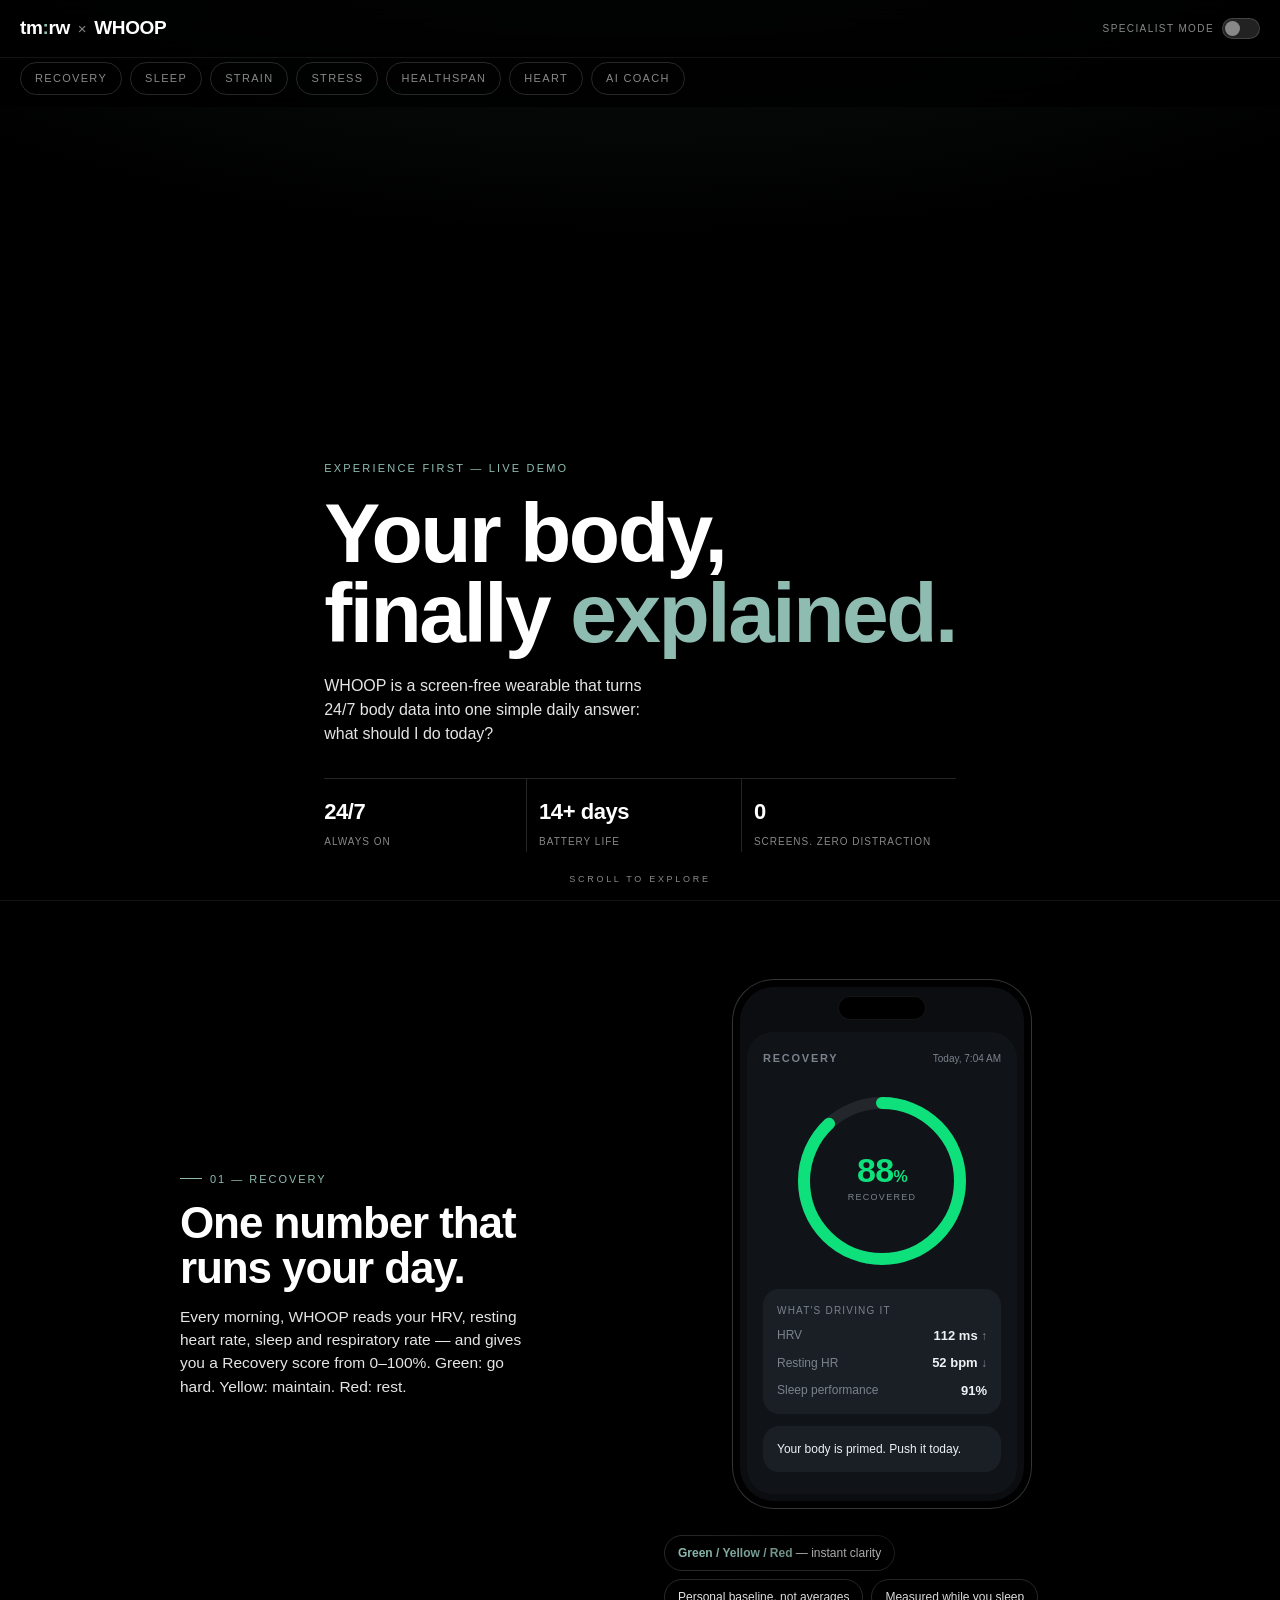
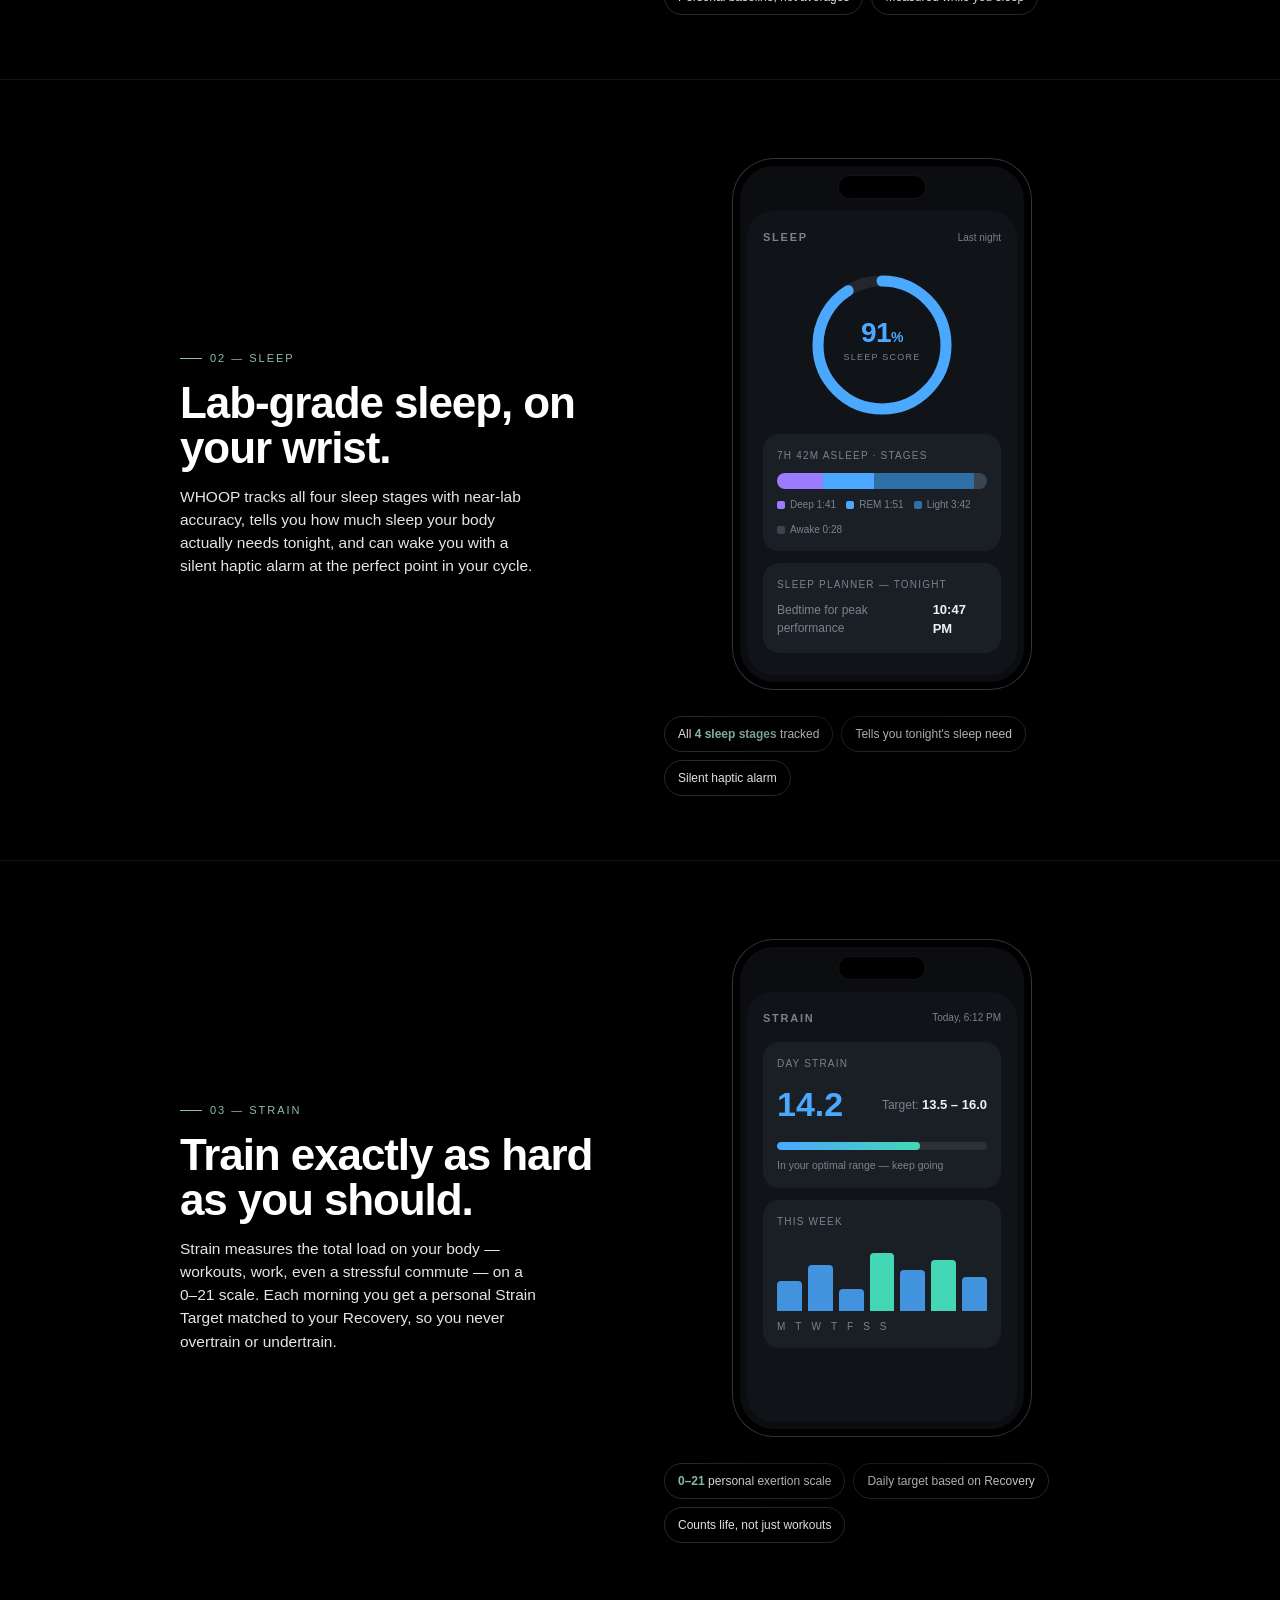
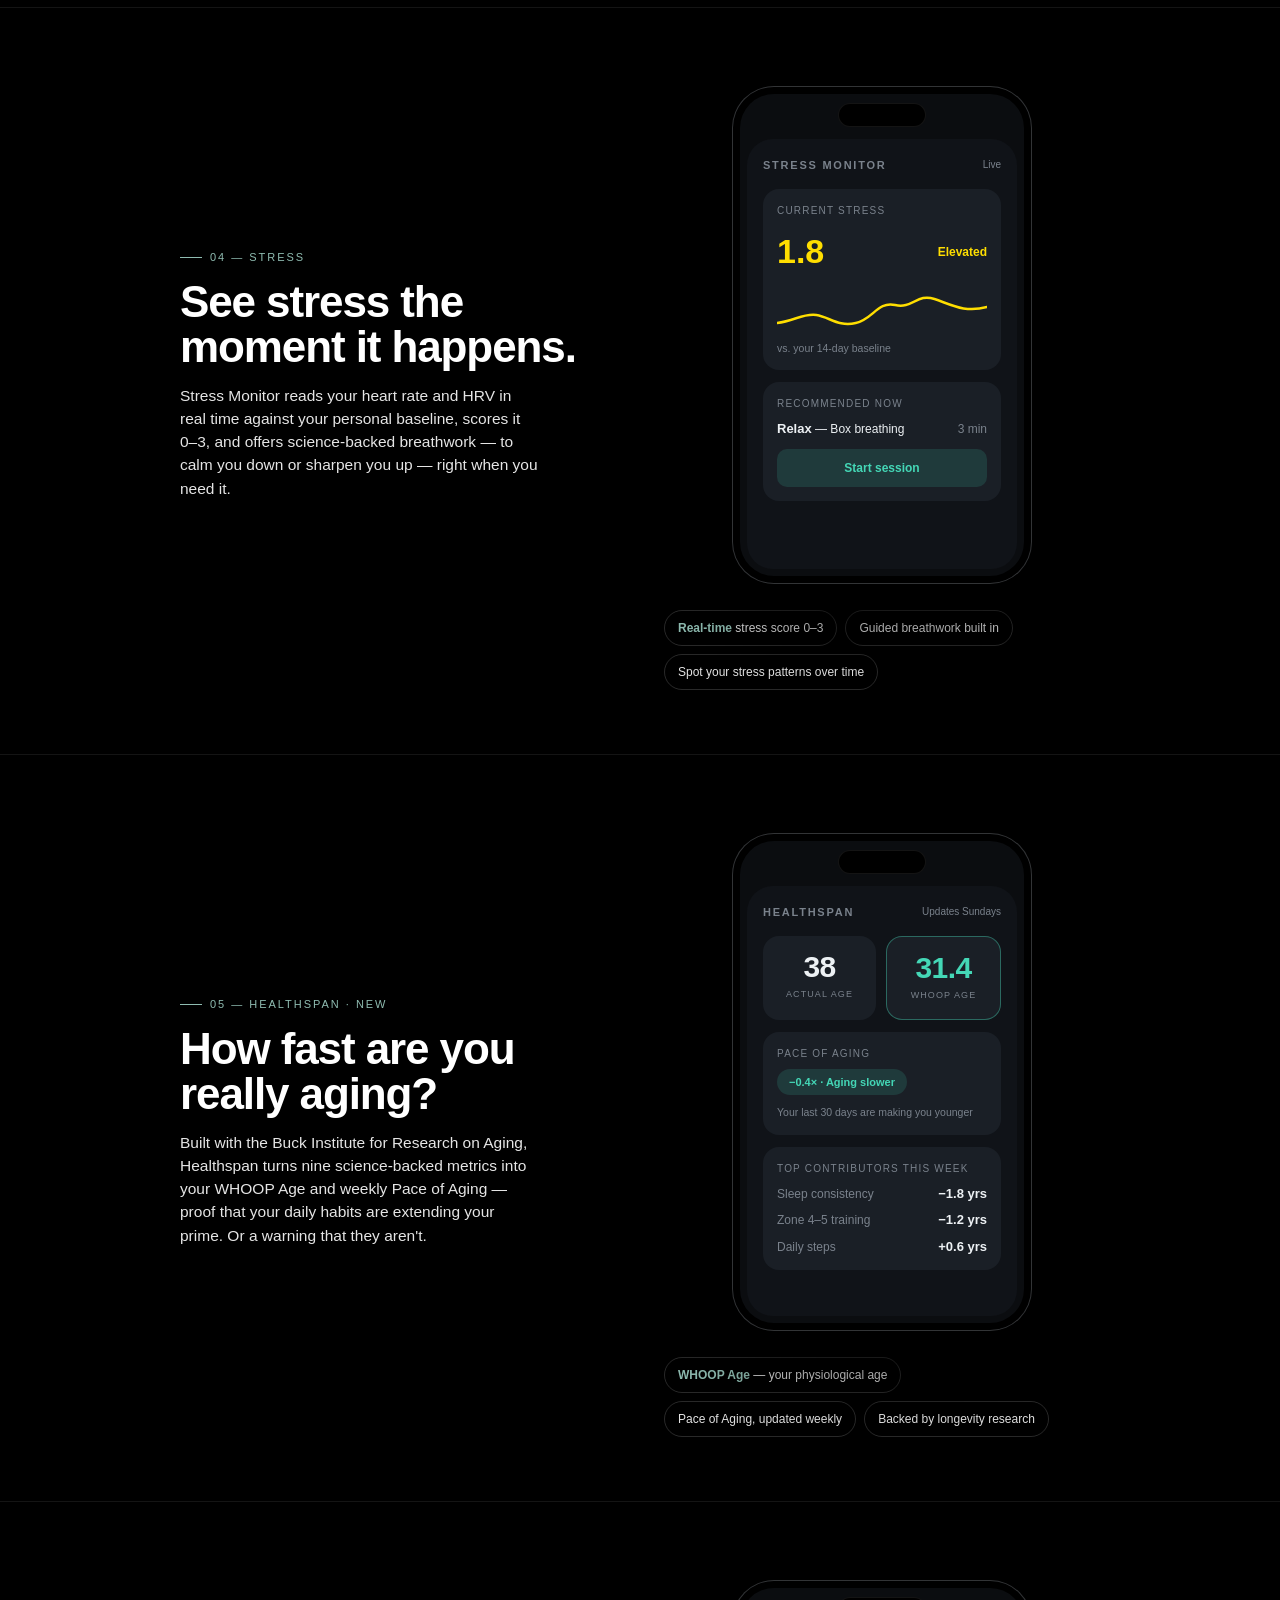
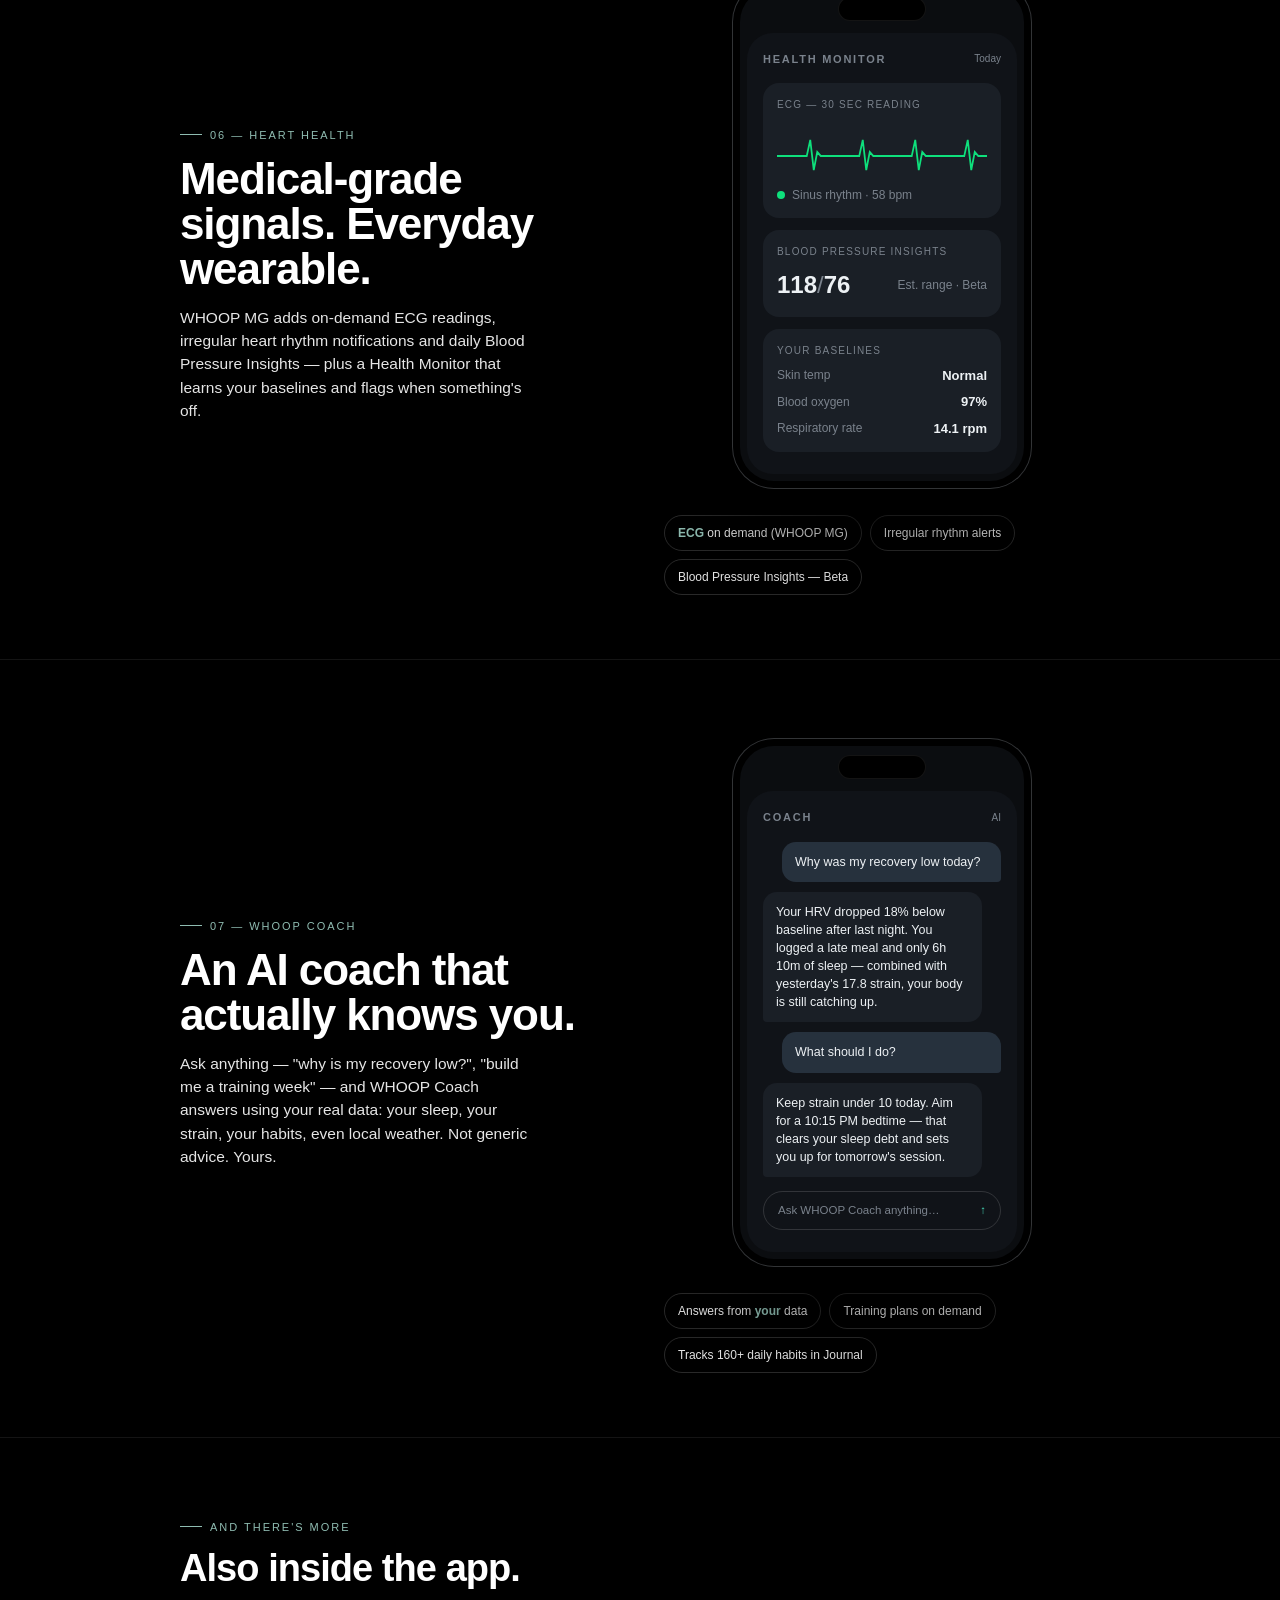
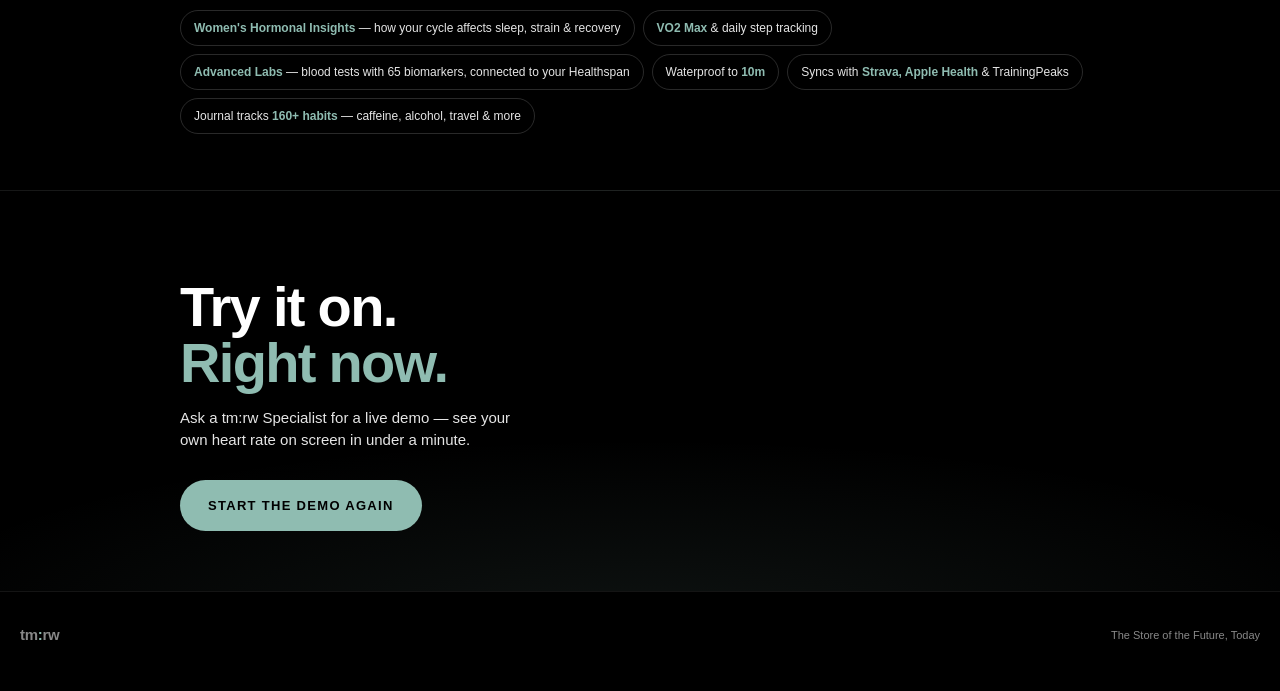
<file: interactive/whoop-demo.html>
<!DOCTYPE html>
<html lang="en">
<head>
<meta charset="UTF-8">
<meta name="viewport" content="width=device-width, initial-scale=1.0, viewport-fit=cover">
<meta name="color-scheme" content="dark">
<title>WHOOP at tm:rw — Know Your Body</title>
<style>
  :root{
    --black:#000000;
    --white:#FFFFFF;
    --neon:#8FBCB1;
    --grey:#888888;
    --lgrey:#E5E5E5;
    /* WHOOP app palette (inside phone screens only) */
    --w-bg:#101318;
    --w-card:#1A1F26;
    --w-green:#0EE07C;
    --w-yellow:#FFDE00;
    --w-red:#FF4A4A;
    --w-blue:#4AA8FF;
    --w-teal:#44D7B6;
    --w-purple:#9B7BFF;
    --w-text:#EDF1F4;
    --w-dim:#7A828C;
  }
  *{margin:0;padding:0;box-sizing:border-box;-webkit-tap-highlight-color:transparent}
  html{scroll-behavior:smooth;background:#000 !important;color-scheme:dark}
  body{
    background:var(--black) !important;
    color:var(--white);
    font-family:"Neue Haas Grotesk Display Pro","Helvetica Neue",Helvetica,Arial,sans-serif;
    line-height:1.5;
    overflow-x:hidden;
  }
  section,header.hero,footer,.easy,.tiers,.closer{background-color:#000}
  ::selection{background:var(--neon);color:var(--black)}

  /* ---------- TOP BAR ---------- */
  .topbar{
    position:fixed;top:0;left:0;right:0;z-index:100;
    display:flex;align-items:center;justify-content:space-between;gap:14px;
    padding:14px 20px;
    background:rgba(0,0,0,.82);
    backdrop-filter:blur(14px);-webkit-backdrop-filter:blur(14px);
    border-bottom:1px solid rgba(255,255,255,.08);
  }
  @media(max-width:430px){
    .logo{font-size:16px}
    .logo .x{margin:0 5px;font-size:12px}
    .spec-toggle span:first-child{font-size:9px;letter-spacing:.1em}
  }
  .logo{font-weight:700;font-size:19px;letter-spacing:-.02em}
  .logo .colon{color:var(--neon)}
  .logo .x{color:var(--grey);font-weight:400;margin:0 8px;font-size:15px}
  .spec-toggle{
    display:flex;align-items:center;gap:8px;
    font-size:10px;letter-spacing:.14em;text-transform:uppercase;color:var(--grey);
    cursor:pointer;user-select:none;
  }
  .switch{
    width:38px;height:21px;border-radius:21px;background:#222;position:relative;
    border:1px solid rgba(255,255,255,.15);transition:background .25s;
    flex-shrink:0;
  }
  .switch::after{
    content:"";position:absolute;top:2px;left:2px;width:15px;height:15px;border-radius:50%;
    background:var(--grey);transition:transform .25s,background .25s;
  }
  body.specialist .switch{background:rgba(143,188,177,.18);border-color:var(--neon)}
  body.specialist .switch::after{transform:translateX(17px);background:var(--neon)}
  body.specialist .spec-toggle{color:var(--neon)}

  /* ---------- CATEGORY NAV ---------- */
  .catnav{
    position:fixed;top:52px;left:0;right:0;z-index:99;
    display:flex;gap:8px;overflow-x:auto;padding:10px 20px 12px;
    background:rgba(0,0,0,.82);
    backdrop-filter:blur(14px);-webkit-backdrop-filter:blur(14px);
    scrollbar-width:none;
  }
  .catnav::-webkit-scrollbar{display:none}
  .catnav a{
    flex-shrink:0;
    font-size:11px;letter-spacing:.12em;text-transform:uppercase;
    color:var(--grey);text-decoration:none;
    padding:7px 14px;border:1px solid rgba(255,255,255,.15);border-radius:100px;
    transition:all .2s;white-space:nowrap;
  }
  .catnav a.active,.catnav a:active{
    color:var(--black);background:var(--neon);border-color:var(--neon);
  }

  /* ---------- HERO ---------- */
  .hero{
    min-height:100svh;
    display:flex;flex-direction:column;justify-content:flex-end;
    padding:120px 20px 48px;
    position:relative;
    background:
      radial-gradient(120% 60% at 50% -10%, rgba(143,188,177,.10), transparent 60%),
      var(--black);
  }
  .hero-eyebrow{
    font-size:11px;letter-spacing:.2em;text-transform:uppercase;color:var(--neon);
    margin-bottom:16px;
  }
  .hero h1{
    font-size:clamp(44px,13vw,84px);
    line-height:.96;font-weight:700;letter-spacing:-.03em;
    margin-bottom:20px;
  }
  .hero h1 em{font-style:normal;color:var(--neon)}
  .hero p{
    font-size:16px;color:var(--lgrey);max-width:340px;margin-bottom:32px;
  }
  .hero-stats{
    display:flex;gap:0;border-top:1px solid rgba(255,255,255,.14);
  }
  .hero-stats div{
    flex:1;padding:16px 12px 0;
    border-left:1px solid rgba(255,255,255,.14);
  }
  .hero-stats div:first-child{border-left:none;padding-left:0}
  .hero-stats b{display:block;font-size:22px;font-weight:700;letter-spacing:-.02em}
  .hero-stats span{font-size:10px;letter-spacing:.1em;text-transform:uppercase;color:var(--grey)}
  .scroll-hint{
    position:absolute;bottom:14px;left:50%;transform:translateX(-50%);
    font-size:9px;letter-spacing:.3em;text-transform:uppercase;color:var(--grey);
    animation:pulse 2.4s ease-in-out infinite;
  }
  @keyframes pulse{0%,100%{opacity:.35}50%{opacity:1}}

  /* ---------- SECTIONS ---------- */
  section.feature{
    padding:72px 20px 64px;
    border-top:1px solid rgba(255,255,255,.08);
    scroll-margin-top:104px;
  }
  .eyebrow{
    display:inline-flex;align-items:center;gap:8px;
    font-size:11px;letter-spacing:.18em;text-transform:uppercase;
    color:var(--neon);margin-bottom:14px;
  }
  .eyebrow::before{content:"";width:22px;height:1px;background:var(--neon)}
  section.feature h2{
    font-size:clamp(30px,8.5vw,44px);
    font-weight:700;letter-spacing:-.025em;line-height:1.02;
    margin-bottom:14px;
  }
  section.feature .lede{
    font-size:15.5px;color:var(--lgrey);margin-bottom:28px;max-width:360px;
  }
  .chips{display:flex;flex-wrap:wrap;gap:8px;margin-top:26px}
  .chip{
    font-size:12px;color:var(--lgrey);
    padding:8px 13px;border:1px solid rgba(255,255,255,.16);border-radius:100px;
  }
  .chip b{color:var(--neon);font-weight:700}

  /* ---------- SPECIALIST TIP ---------- */
  .sell{
    display:none;
    margin-top:26px;padding:18px 18px 20px;
    background:rgba(143,188,177,.06);
    border:1px solid rgba(143,188,177,.35);
    border-radius:14px;
  }
  body.specialist .sell{display:block}
  .sell .sell-tag{
    font-size:9.5px;letter-spacing:.22em;text-transform:uppercase;color:var(--neon);
    margin-bottom:10px;display:block;
  }
  .sell p{font-size:14px;color:var(--white);margin-bottom:10px}
  .sell p:last-child{margin-bottom:0}
  .sell .ask{color:var(--lgrey)}
  .sell .ask b{color:var(--neon);font-weight:700}

  /* ---------- PHONE MOCKUP ---------- */
  .phone-wrap{display:flex;justify-content:center;margin:6px 0 4px}
  .phone{
    width:min(300px,82vw);
    border-radius:42px;
    background:#0B0D10;
    border:1px solid rgba(255,255,255,.16);
    box-shadow:0 30px 80px rgba(0,0,0,.7), inset 0 0 0 7px #000;
    padding:14px;
    position:relative;
  }
  .notch{
    width:88px;height:24px;background:#000;border-radius:100px;
    margin:2px auto 12px;
    border:1px solid rgba(255,255,255,.08);
  }
  .screen{
    background:var(--w-bg);
    border-radius:26px;
    padding:18px 16px 22px;
    color:var(--w-text);
    min-height:430px;
    font-size:13px;
  }
  .s-head{display:flex;justify-content:space-between;align-items:center;margin-bottom:16px}
  .s-title{font-size:11px;letter-spacing:.16em;text-transform:uppercase;color:var(--w-dim);font-weight:700}
  .s-date{font-size:10px;color:var(--w-dim)}
  .w-card{
    background:var(--w-card);border-radius:16px;padding:14px;margin-bottom:12px;
  }
  .w-card .c-label{font-size:10px;letter-spacing:.12em;text-transform:uppercase;color:var(--w-dim);margin-bottom:8px}
  .row{display:flex;justify-content:space-between;align-items:center}
  .metric{font-size:12px;color:var(--w-dim)}
  .metric b{color:var(--w-text);font-weight:700;font-size:13px}

  /* rings */
  .ring-box{display:flex;justify-content:center;padding:8px 0 4px;position:relative}
  .ring-center{
    position:absolute;top:50%;left:50%;transform:translate(-50%,-50%);
    text-align:center;
  }
  .ring-center .big{font-size:34px;font-weight:800;letter-spacing:-.02em;line-height:1}
  .ring-center .sub{font-size:9px;letter-spacing:.14em;text-transform:uppercase;color:var(--w-dim);margin-top:4px}
  svg.ring{transform:rotate(-90deg)}
  .ring-track{stroke:rgba(255,255,255,.08);fill:none}
  .ring-val{fill:none;stroke-linecap:round;transition:stroke-dashoffset 1.6s cubic-bezier(.4,0,.2,1)}

  /* sleep bars */
  .sleep-bar{display:flex;height:16px;border-radius:8px;overflow:hidden;margin:10px 0 8px}
  .sleep-bar i{display:block;height:100%}
  .legend{display:flex;flex-wrap:wrap;gap:10px;font-size:10px;color:var(--w-dim)}
  .legend i{width:8px;height:8px;border-radius:2px;display:inline-block;margin-right:5px;vertical-align:middle}

  /* strain graph */
  .bars{display:flex;align-items:flex-end;gap:6px;height:74px;margin-top:8px}
  .bars i{flex:1;background:var(--w-blue);border-radius:4px 4px 0 0;opacity:.85}
  .bars i.hot{background:var(--w-teal);opacity:1}

  /* stress line */
  .stress-line{margin-top:6px}

  /* coach bubbles */
  .bubble{
    background:var(--w-card);border-radius:14px 14px 14px 4px;
    padding:11px 13px;font-size:12.5px;line-height:1.45;margin-bottom:10px;
    max-width:92%;
  }
  .bubble.user{
    background:#26313D;border-radius:14px 14px 4px 14px;
    margin-left:auto;
  }
  .coach-input{
    display:flex;align-items:center;justify-content:space-between;
    border:1px solid rgba(255,255,255,.14);border-radius:100px;
    padding:10px 14px;font-size:11.5px;color:var(--w-dim);margin-top:14px;
  }
  .coach-input span:last-child{color:var(--w-teal);font-weight:700}

  /* healthspan */
  .age-compare{display:flex;gap:10px;margin-bottom:12px}
  .age-compare .w-card{flex:1;margin-bottom:0;text-align:center;padding:16px 8px}
  .age-num{font-size:30px;font-weight:800;letter-spacing:-.02em;line-height:1}
  .age-num.good{color:var(--w-teal)}
  .age-sub{font-size:9px;letter-spacing:.12em;text-transform:uppercase;color:var(--w-dim);margin-top:6px}
  .pace-pill{
    display:inline-block;background:rgba(68,215,182,.14);color:var(--w-teal);
    font-size:11px;font-weight:700;padding:5px 12px;border-radius:100px;
  }

  /* heart */
  .ecg-strip{margin:8px 0 4px}
  .alert-dot{width:8px;height:8px;border-radius:50%;background:var(--w-green);display:inline-block;margin-right:7px}

  /* reveal animation */
  .reveal{opacity:0;transform:translateY(26px);transition:opacity .7s ease,transform .7s ease}
  .reveal.in{opacity:1;transform:none}
  @media (prefers-reduced-motion:reduce){
    .reveal{opacity:1;transform:none;transition:none}
    .scroll-hint{animation:none}
    html{scroll-behavior:auto}
  }

  /* ---------- WHY IT'S EASY ---------- */
  .easy{padding:72px 20px;border-top:1px solid rgba(255,255,255,.08);scroll-margin-top:104px}
  .easy-grid{display:grid;grid-template-columns:1fr;gap:14px;margin-top:28px}
  .easy-card{
    border:1px solid rgba(255,255,255,.12);border-radius:16px;padding:20px;
  }
  .easy-card b{display:block;font-size:17px;font-weight:700;margin-bottom:6px;letter-spacing:-.01em}
  .easy-card p{font-size:13.5px;color:var(--grey)}
  .easy-card .n{
    display:inline-block;font-size:10px;letter-spacing:.14em;color:var(--neon);
    text-transform:uppercase;margin-bottom:12px;
  }

  /* ---------- MEMBERSHIP ---------- */
  .tiers{padding:72px 20px;border-top:1px solid rgba(255,255,255,.08);scroll-margin-top:104px}
  .tier{
    border:1px solid rgba(255,255,255,.14);border-radius:18px;
    padding:22px;margin-top:16px;
  }
  .tier.highlight{border-color:var(--neon);position:relative}
  .tier.highlight::before{
    content:"MOST POPULAR";
    position:absolute;top:-9px;left:20px;
    background:var(--neon);color:var(--black);
    font-size:9px;font-weight:700;letter-spacing:.16em;
    padding:3px 10px;border-radius:100px;
  }
  .tier h3{font-size:22px;font-weight:700;letter-spacing:-.02em}
  .tier .tier-sub{font-size:12px;color:var(--grey);margin:4px 0 14px}
  .tier ul{list-style:none}
  .tier li{
    font-size:13.5px;color:var(--lgrey);padding:7px 0 7px 22px;position:relative;
    border-top:1px solid rgba(255,255,255,.07);
  }
  .tier li::before{content:"→";position:absolute;left:0;color:var(--neon);font-size:12px}

  /* ---------- CLOSER ---------- */
  .closer{
    padding:88px 20px 60px;text-align:left;
    border-top:1px solid rgba(255,255,255,.08);
    background:radial-gradient(100% 80% at 50% 110%, rgba(143,188,177,.10), transparent 60%) #000;
  }
  .closer h2{font-size:clamp(34px,10vw,56px);font-weight:700;letter-spacing:-.03em;line-height:1;margin-bottom:16px}
  .closer h2 em{font-style:normal;color:var(--neon)}
  .closer p{color:var(--lgrey);font-size:15px;max-width:340px;margin-bottom:28px}
  .cta{
    display:inline-block;background:var(--neon);color:var(--black);
    font-size:13px;font-weight:700;letter-spacing:.1em;text-transform:uppercase;
    padding:16px 28px;border-radius:100px;text-decoration:none;
  }
  footer{
    padding:32px 20px 44px;border-top:1px solid rgba(255,255,255,.08);
    display:flex;justify-content:space-between;align-items:center;
    font-size:11px;color:var(--grey);
  }
  footer .logo{font-size:15px}

  @media(min-width:760px){
    .feature-inner,.easy-inner,.tiers-inner,.hero-inner,.closer-inner{max-width:920px;margin:0 auto}
    section.feature .grid2{display:grid;grid-template-columns:1fr 1fr;gap:48px;align-items:center}
    .easy-grid{grid-template-columns:repeat(3,1fr)}
    .tiers-row{display:grid;grid-template-columns:repeat(3,1fr);gap:16px}
    .tier{margin-top:24px}
  }
</style>
</head>
<body>

<!-- TOP BAR -->
<div class="topbar">
  <div class="logo">tm<span class="colon">:</span>rw<span class="x">×</span>WHOOP</div>
  <label class="spec-toggle" id="specToggle">
    <span>Specialist&nbsp;Mode</span>
    <span class="switch"></span>
  </label>
</div>

<!-- CATEGORY NAV -->
<nav class="catnav" id="catnav">
  <a href="#recovery">Recovery</a>
  <a href="#sleep">Sleep</a>
  <a href="#strain">Strain</a>
  <a href="#stress">Stress</a>
  <a href="#healthspan">Healthspan</a>
  <a href="#heart">Heart</a>
  <a href="#coach">AI Coach</a>
</nav>

<!-- HERO -->
<header class="hero">
  <div class="hero-inner">
    <div class="hero-eyebrow">Experience First — Live Demo</div>
    <h1>Your body,<br>finally <em>explained.</em></h1>
    <p>WHOOP is a screen-free wearable that turns 24/7 body data into one simple daily answer: what should I do today?</p>
    <div class="hero-stats">
      <div><b>24/7</b><span>Always on</span></div>
      <div><b>14+ days</b><span>Battery life</span></div>
      <div><b>0</b><span>Screens. Zero distraction</span></div>
    </div>
  </div>
  <div class="scroll-hint">Scroll to explore</div>
</header>

<!-- ===================== RECOVERY ===================== -->
<section class="feature" id="recovery">
  <div class="feature-inner"><div class="grid2">
  <div class="reveal">
    <div class="eyebrow">01 — Recovery</div>
    <h2>One number that runs your day.</h2>
    <p class="lede">Every morning, WHOOP reads your HRV, resting heart rate, sleep and respiratory rate — and gives you a Recovery score from 0–100%. Green: go hard. Yellow: maintain. Red: rest.</p>
  </div>
  <div>
    <div class="phone-wrap reveal">
      <div class="phone"><div class="notch"></div>
        <div class="screen">
          <div class="s-head"><span class="s-title">Recovery</span><span class="s-date">Today, 7:04 AM</span></div>
          <div class="ring-box">
            <svg class="ring" width="180" height="180" viewBox="0 0 180 180">
              <circle class="ring-track" cx="90" cy="90" r="78" stroke-width="12"/>
              <circle class="ring-val" cx="90" cy="90" r="78" stroke-width="12" stroke="#0EE07C"
                stroke-dasharray="490" stroke-dashoffset="490" data-target="88"/>
            </svg>
            <div class="ring-center">
              <div class="big" style="color:var(--w-green)">88<span style="font-size:16px">%</span></div>
              <div class="sub">Recovered</div>
            </div>
          </div>
          <div class="w-card" style="margin-top:14px">
            <div class="c-label">What's driving it</div>
            <div class="row" style="margin-bottom:8px"><span class="metric">HRV</span><span class="metric"><b>112 ms</b> ↑</span></div>
            <div class="row" style="margin-bottom:8px"><span class="metric">Resting HR</span><span class="metric"><b>52 bpm</b> ↓</span></div>
            <div class="row"><span class="metric">Sleep performance</span><span class="metric"><b>91%</b></span></div>
          </div>
          <div class="w-card" style="margin-bottom:0">
            <div class="row"><span class="metric" style="color:var(--w-text)">Your body is primed. Push it today.</span></div>
          </div>
        </div>
      </div>
    </div>
    <div class="chips reveal">
      <span class="chip"><b>Green / Yellow / Red</b> — instant clarity</span>
      <span class="chip">Personal baseline, not averages</span>
      <span class="chip">Measured while you sleep</span>
    </div>
    <div class="sell reveal">
      <span class="sell-tag">tm:rw Specialist — How to sell it</span>
      <p>"Most trackers count what you did. WHOOP tells you what to do <b>next</b>. One glance in the morning and you know if today is a push day or a rest day."</p>
      <p class="ask"><b>Ask:</b> "Do you ever train hard and wonder why you feel wiped out for days? This is the answer to that."</p>
    </div>
  </div>
  </div></div>
</section>

<!-- ===================== SLEEP ===================== -->
<section class="feature" id="sleep">
  <div class="feature-inner"><div class="grid2">
  <div class="reveal">
    <div class="eyebrow">02 — Sleep</div>
    <h2>Lab-grade sleep, on your wrist.</h2>
    <p class="lede">WHOOP tracks all four sleep stages with near-lab accuracy, tells you how much sleep your body actually needs tonight, and can wake you with a silent haptic alarm at the perfect point in your cycle.</p>
  </div>
  <div>
    <div class="phone-wrap reveal">
      <div class="phone"><div class="notch"></div>
        <div class="screen">
          <div class="s-head"><span class="s-title">Sleep</span><span class="s-date">Last night</span></div>
          <div class="ring-box" style="padding-bottom:2px">
            <svg class="ring" width="150" height="150" viewBox="0 0 150 150">
              <circle class="ring-track" cx="75" cy="75" r="64" stroke-width="11"/>
              <circle class="ring-val" cx="75" cy="75" r="64" stroke-width="11" stroke="#4AA8FF"
                stroke-dasharray="402" stroke-dashoffset="402" data-target="91"/>
            </svg>
            <div class="ring-center">
              <div class="big" style="color:var(--w-blue);font-size:28px">91<span style="font-size:14px">%</span></div>
              <div class="sub">Sleep score</div>
            </div>
          </div>
          <div class="w-card" style="margin-top:12px">
            <div class="c-label">7h 42m asleep · Stages</div>
            <div class="sleep-bar">
              <i style="width:22%;background:var(--w-purple)"></i>
              <i style="width:24%;background:var(--w-blue)"></i>
              <i style="width:48%;background:#2E6FA8"></i>
              <i style="width:6%;background:#3A4552"></i>
            </div>
            <div class="legend">
              <span><i style="background:var(--w-purple)"></i>Deep 1:41</span>
              <span><i style="background:var(--w-blue)"></i>REM 1:51</span>
              <span><i style="background:#2E6FA8"></i>Light 3:42</span>
              <span><i style="background:#3A4552"></i>Awake 0:28</span>
            </div>
          </div>
          <div class="w-card" style="margin-bottom:0">
            <div class="c-label">Sleep Planner — Tonight</div>
            <div class="row"><span class="metric">Bedtime for peak performance</span><span class="metric"><b>10:47 PM</b></span></div>
          </div>
        </div>
      </div>
    </div>
    <div class="chips reveal">
      <span class="chip">All <b>4 sleep stages</b> tracked</span>
      <span class="chip">Tells you tonight's sleep need</span>
      <span class="chip">Silent haptic alarm</span>
    </div>
    <div class="sell reveal">
      <span class="sell-tag">tm:rw Specialist — How to sell it</span>
      <p>"It doesn't just count hours — it calculates the sleep <b>your</b> body needs tonight based on how hard your day was, and coaches you to hit it."</p>
      <p class="ask"><b>Ask:</b> "How do you feel when you wake up most mornings? WHOOP users typically see their sleep improve in the first month just from seeing the data."</p>
    </div>
  </div>
  </div></div>
</section>

<!-- ===================== STRAIN ===================== -->
<section class="feature" id="strain">
  <div class="feature-inner"><div class="grid2">
  <div class="reveal">
    <div class="eyebrow">03 — Strain</div>
    <h2>Train exactly as hard as you should.</h2>
    <p class="lede">Strain measures the total load on your body — workouts, work, even a stressful commute — on a 0–21 scale. Each morning you get a personal Strain Target matched to your Recovery, so you never overtrain or undertrain.</p>
  </div>
  <div>
    <div class="phone-wrap reveal">
      <div class="phone"><div class="notch"></div>
        <div class="screen">
          <div class="s-head"><span class="s-title">Strain</span><span class="s-date">Today, 6:12 PM</span></div>
          <div class="w-card">
            <div class="c-label">Day strain</div>
            <div class="row">
              <span style="font-size:34px;font-weight:800;color:var(--w-blue)">14.2</span>
              <span class="metric">Target: <b>13.5 – 16.0</b></span>
            </div>
            <div style="height:8px;background:rgba(255,255,255,.08);border-radius:4px;margin-top:12px;overflow:hidden">
              <div style="height:100%;width:68%;background:linear-gradient(90deg,var(--w-blue),var(--w-teal));border-radius:4px"></div>
            </div>
            <div class="row" style="margin-top:8px"><span class="metric" style="font-size:10.5px">In your optimal range — keep going</span></div>
          </div>
          <div class="w-card" style="margin-bottom:0">
            <div class="c-label">This week</div>
            <div class="bars">
              <i style="height:40%"></i><i style="height:62%"></i><i style="height:30%"></i>
              <i style="height:78%" class="hot"></i><i style="height:55%"></i><i style="height:68%" class="hot"></i><i style="height:45%"></i>
            </div>
            <div class="legend" style="margin-top:8px">
              <span>M</span><span>T</span><span>W</span><span>T</span><span>F</span><span>S</span><span>S</span>
            </div>
          </div>
        </div>
      </div>
    </div>
    <div class="chips reveal">
      <span class="chip"><b>0–21</b> personal exertion scale</span>
      <span class="chip">Daily target based on Recovery</span>
      <span class="chip">Counts life, not just workouts</span>
    </div>
    <div class="sell reveal">
      <span class="sell-tag">tm:rw Specialist — How to sell it</span>
      <p>"This is the feature pro athletes use. It's a daily exertion budget: on a green day it tells you to push to 18, on a red day it protects you at 8. It ends the guesswork."</p>
      <p class="ask"><b>Ask:</b> "Do you follow a training plan? This adapts your plan to your body every single morning."</p>
    </div>
  </div>
  </div></div>
</section>

<!-- ===================== STRESS ===================== -->
<section class="feature" id="stress">
  <div class="feature-inner"><div class="grid2">
  <div class="reveal">
    <div class="eyebrow">04 — Stress</div>
    <h2>See stress the moment it happens.</h2>
    <p class="lede">Stress Monitor reads your heart rate and HRV in real time against your personal baseline, scores it 0–3, and offers science-backed breathwork — to calm you down or sharpen you up — right when you need it.</p>
  </div>
  <div>
    <div class="phone-wrap reveal">
      <div class="phone"><div class="notch"></div>
        <div class="screen">
          <div class="s-head"><span class="s-title">Stress Monitor</span><span class="s-date">Live</span></div>
          <div class="w-card">
            <div class="c-label">Current stress</div>
            <div class="row">
              <span style="font-size:34px;font-weight:800;color:var(--w-yellow)">1.8</span>
              <span class="metric" style="color:var(--w-yellow);font-weight:700">Elevated</span>
            </div>
            <svg class="stress-line" width="100%" height="52" viewBox="0 0 240 52" preserveAspectRatio="none">
              <path d="M0,40 C20,38 30,30 45,32 S70,44 90,40 S115,18 135,22 S160,10 180,16 S215,30 240,24"
                fill="none" stroke="#FFDE00" stroke-width="2.5" stroke-linecap="round"/>
            </svg>
            <div class="row"><span class="metric" style="font-size:10.5px">vs. your 14-day baseline</span></div>
          </div>
          <div class="w-card" style="margin-bottom:0">
            <div class="c-label">Recommended now</div>
            <div class="row" style="margin-bottom:10px">
              <span class="metric" style="color:var(--w-text)"><b>Relax</b> — Box breathing</span>
              <span class="metric">3 min</span>
            </div>
            <div style="background:rgba(68,215,182,.14);color:var(--w-teal);text-align:center;font-weight:700;font-size:12px;padding:10px;border-radius:10px">Start session</div>
          </div>
        </div>
      </div>
    </div>
    <div class="chips reveal">
      <span class="chip"><b>Real-time</b> stress score 0–3</span>
      <span class="chip">Guided breathwork built in</span>
      <span class="chip">Spot your stress patterns over time</span>
    </div>
    <div class="sell reveal">
      <span class="sell-tag">tm:rw Specialist — How to sell it</span>
      <p>"This is the one non-athletes fall in love with. It catches stress you didn't even notice — a meeting, a call — and gives you a 3-minute fix on the spot."</p>
      <p class="ask"><b>Ask:</b> "High-pressure job? This is basically a stress dashboard for your workday."</p>
    </div>
  </div>
  </div></div>
</section>

<!-- ===================== HEALTHSPAN ===================== -->
<section class="feature" id="healthspan">
  <div class="feature-inner"><div class="grid2">
  <div class="reveal">
    <div class="eyebrow">05 — Healthspan · New</div>
    <h2>How fast are you really aging?</h2>
    <p class="lede">Built with the Buck Institute for Research on Aging, Healthspan turns nine science-backed metrics into your WHOOP Age and weekly Pace of Aging — proof that your daily habits are extending your prime. Or a warning that they aren't.</p>
  </div>
  <div>
    <div class="phone-wrap reveal">
      <div class="phone"><div class="notch"></div>
        <div class="screen">
          <div class="s-head"><span class="s-title">Healthspan</span><span class="s-date">Updates Sundays</span></div>
          <div class="age-compare">
            <div class="w-card">
              <div class="age-num">38</div>
              <div class="age-sub">Actual age</div>
            </div>
            <div class="w-card" style="border:1px solid rgba(68,215,182,.4)">
              <div class="age-num good">31.4</div>
              <div class="age-sub">WHOOP age</div>
            </div>
          </div>
          <div class="w-card">
            <div class="c-label">Pace of aging</div>
            <div class="row">
              <span class="pace-pill">−0.4× · Aging slower</span>
            </div>
            <div class="row" style="margin-top:10px"><span class="metric" style="font-size:10.5px">Your last 30 days are making you younger</span></div>
          </div>
          <div class="w-card" style="margin-bottom:0">
            <div class="c-label">Top contributors this week</div>
            <div class="row" style="margin-bottom:7px"><span class="metric">Sleep consistency</span><span class="metric" style="color:var(--w-teal)"><b>−1.8 yrs</b></span></div>
            <div class="row" style="margin-bottom:7px"><span class="metric">Zone 4–5 training</span><span class="metric" style="color:var(--w-teal)"><b>−1.2 yrs</b></span></div>
            <div class="row"><span class="metric">Daily steps</span><span class="metric" style="color:var(--w-yellow)"><b>+0.6 yrs</b></span></div>
          </div>
        </div>
      </div>
    </div>
    <div class="chips reveal">
      <span class="chip"><b>WHOOP Age</b> — your physiological age</span>
      <span class="chip">Pace of Aging, updated weekly</span>
      <span class="chip">Backed by longevity research</span>
    </div>
    <div class="sell reveal">
      <span class="sell-tag">tm:rw Specialist — How to sell it</span>
      <p>"This is the headline feature of the new WHOOP. It answers the question everyone secretly asks: <b>am I aging well?</b> And it shows exactly which habit to fix to slow it down."</p>
      <p class="ask"><b>Ask:</b> "Would you want to know if your body is younger or older than your birthday says? Most people can't resist finding out."</p>
    </div>
  </div>
  </div></div>
</section>

<!-- ===================== HEART ===================== -->
<section class="feature" id="heart">
  <div class="feature-inner"><div class="grid2">
  <div class="reveal">
    <div class="eyebrow">06 — Heart Health</div>
    <h2>Medical-grade signals. Everyday wearable.</h2>
    <p class="lede">WHOOP MG adds on-demand ECG readings, irregular heart rhythm notifications and daily Blood Pressure Insights — plus a Health Monitor that learns your baselines and flags when something's off.</p>
  </div>
  <div>
    <div class="phone-wrap reveal">
      <div class="phone"><div class="notch"></div>
        <div class="screen">
          <div class="s-head"><span class="s-title">Health Monitor</span><span class="s-date">Today</span></div>
          <div class="w-card">
            <div class="c-label">ECG — 30 sec reading</div>
            <svg class="ecg-strip" width="100%" height="48" viewBox="0 0 240 48" preserveAspectRatio="none">
              <path d="M0,28 L28,28 L34,28 L38,12 L42,42 L46,24 L50,28 L88,28 L94,28 L98,12 L102,42 L106,24 L110,28 L148,28 L154,28 L158,12 L162,42 L166,24 L170,28 L208,28 L214,28 L218,12 L222,42 L226,24 L230,28 L240,28"
                fill="none" stroke="#0EE07C" stroke-width="2"/>
            </svg>
            <div class="row"><span class="metric"><span class="alert-dot"></span>Sinus rhythm · 58 bpm</span></div>
          </div>
          <div class="w-card">
            <div class="c-label">Blood pressure insights</div>
            <div class="row"><span style="font-size:24px;font-weight:800">118<span style="color:var(--w-dim);font-weight:400">/</span>76</span><span class="metric">Est. range · Beta</span></div>
          </div>
          <div class="w-card" style="margin-bottom:0">
            <div class="c-label">Your baselines</div>
            <div class="row" style="margin-bottom:7px"><span class="metric">Skin temp</span><span class="metric"><b>Normal</b></span></div>
            <div class="row" style="margin-bottom:7px"><span class="metric">Blood oxygen</span><span class="metric"><b>97%</b></span></div>
            <div class="row"><span class="metric">Respiratory rate</span><span class="metric"><b>14.1 rpm</b></span></div>
          </div>
        </div>
      </div>
    </div>
    <div class="chips reveal">
      <span class="chip"><b>ECG</b> on demand (WHOOP MG)</span>
      <span class="chip">Irregular rhythm alerts</span>
      <span class="chip">Blood Pressure Insights — Beta</span>
    </div>
    <div class="sell reveal">
      <span class="sell-tag">tm:rw Specialist — How to sell it</span>
      <p>"For customers thinking about parents, longevity or peace of mind — this is the tier to show. A 30-second ECG from the wrist, and alerts if your body drifts from its own normal."</p>
      <p class="ask"><b>Ask:</b> "Is heart health something you keep an eye on? This checks it 24/7 so you don't have to think about it." <em style="color:var(--grey);font-size:12px">Note: wellness features, not a medical diagnosis — always say this.</em></p>
    </div>
  </div>
  </div></div>
</section>

<!-- ===================== COACH ===================== -->
<section class="feature" id="coach">
  <div class="feature-inner"><div class="grid2">
  <div class="reveal">
    <div class="eyebrow">07 — WHOOP Coach</div>
    <h2>An AI coach that actually knows you.</h2>
    <p class="lede">Ask anything — "why is my recovery low?", "build me a training week" — and WHOOP Coach answers using your real data: your sleep, your strain, your habits, even local weather. Not generic advice. Yours.</p>
  </div>
  <div>
    <div class="phone-wrap reveal">
      <div class="phone"><div class="notch"></div>
        <div class="screen">
          <div class="s-head"><span class="s-title">Coach</span><span class="s-date">AI</span></div>
          <div class="bubble user">Why was my recovery low today?</div>
          <div class="bubble">Your HRV dropped 18% below baseline after last night. You logged a late meal and only 6h 10m of sleep — combined with yesterday's 17.8 strain, your body is still catching up.</div>
          <div class="bubble user">What should I do?</div>
          <div class="bubble">Keep strain under 10 today. Aim for a 10:15 PM bedtime — that clears your sleep debt and sets you up for tomorrow's session.</div>
          <div class="coach-input"><span>Ask WHOOP Coach anything…</span><span>↑</span></div>
        </div>
      </div>
    </div>
    <div class="chips reveal">
      <span class="chip">Answers from <b>your</b> data</span>
      <span class="chip">Training plans on demand</span>
      <span class="chip">Tracks 160+ daily habits in Journal</span>
    </div>
    <div class="sell reveal">
      <span class="sell-tag">tm:rw Specialist — How to sell it</span>
      <p>"This is the wow moment of the demo. Open Coach, ask a question out loud, and let them watch it answer with real context. It's like a personal trainer, sleep scientist and physiologist in one chat."</p>
      <p class="ask"><b>Ask:</b> "What would you ask a coach who's watched your body 24/7 for a month?"</p>
    </div>
  </div>
  </div></div>
</section>

<!-- ===================== ALSO INSIDE ===================== -->
<section class="feature" id="more" style="padding-bottom:56px">
  <div class="feature-inner">
    <div class="eyebrow reveal">And there's more</div>
    <h2 class="reveal" style="font-size:clamp(26px,7.5vw,38px)">Also inside the app.</h2>
    <div class="chips reveal" style="margin-top:22px">
      <span class="chip"><b>Women's Hormonal Insights</b> — how your cycle affects sleep, strain &amp; recovery</span>
      <span class="chip"><b>VO2 Max</b> &amp; daily step tracking</span>
      <span class="chip"><b>Advanced Labs</b> — blood tests with 65 biomarkers, connected to your Healthspan</span>
      <span class="chip">Waterproof to <b>10m</b></span>
      <span class="chip">Syncs with <b>Strava, Apple Health</b> &amp; TrainingPeaks</span>
      <span class="chip">Journal tracks <b>160+ habits</b> — caffeine, alcohol, travel &amp; more</span>
    </div>
    <div class="sell reveal">
      <span class="sell-tag">tm:rw Specialist — Good to know</span>
      <p>Hormonal Insights is a strong differentiator for women — no other tracker connects cycle phase to recovery this deeply. Blood Pressure Insights needs one cuff reading in-app to calibrate. Healthspan unlocks after 21 recoveries in 31 days — set that expectation at purchase.</p>
    </div>
  </div>
</section>



<!-- ===================== CLOSER ===================== -->
<section class="closer">
  <div class="closer-inner">
    <h2>Try it on.<br><em>Right now.</em></h2>
    <p>Ask a tm:rw Specialist for a live demo — see your own heart rate on screen in under a minute.</p>
    <a class="cta" href="#recovery">Start the demo again</a>
  </div>
</section>

<footer>
  <div class="logo">tm<span class="colon">:</span>rw</div>
  <div>The Store of the Future, Today</div>
</footer>

<script>
  // Specialist mode toggle
  document.getElementById('specToggle').addEventListener('click', function(){
    document.body.classList.toggle('specialist');
  });

  // Scroll reveal + ring animation
  var prefersReduced = window.matchMedia('(prefers-reduced-motion: reduce)').matches;
  var io = new IntersectionObserver(function(entries){
    entries.forEach(function(e){
      if(e.isIntersecting){
        e.target.classList.add('in');
        e.target.querySelectorAll('.ring-val').forEach(animateRing);
        if(e.target.classList.contains('ring-val')) animateRing(e.target);
        io.unobserve(e.target);
      }
    });
  },{threshold:.18});
  document.querySelectorAll('.reveal').forEach(function(el){ io.observe(el); });

  function animateRing(c){
    var pct = parseFloat(c.getAttribute('data-target'));
    var dash = parseFloat(c.getAttribute('stroke-dasharray'));
    var offset = dash * (1 - pct/100);
    if(prefersReduced){ c.style.transition='none'; }
    requestAnimationFrame(function(){ c.style.strokeDashoffset = offset; });
  }

  // Active category pill on scroll
  var sections = document.querySelectorAll('section[id], .easy[id], .tiers[id]');
  var links = document.querySelectorAll('.catnav a');
  var navIO = new IntersectionObserver(function(entries){
    entries.forEach(function(e){
      if(e.isIntersecting){
        links.forEach(function(l){
          var on = l.getAttribute('href') === '#'+e.target.id;
          l.classList.toggle('active', on);
          if(on) l.scrollIntoView({behavior:'smooth', block:'nearest', inline:'center'});
        });
      }
    });
  },{rootMargin:'-40% 0px -55% 0px'});
  sections.forEach(function(s){ navIO.observe(s); });
</script>
</body>
</html>
</file>
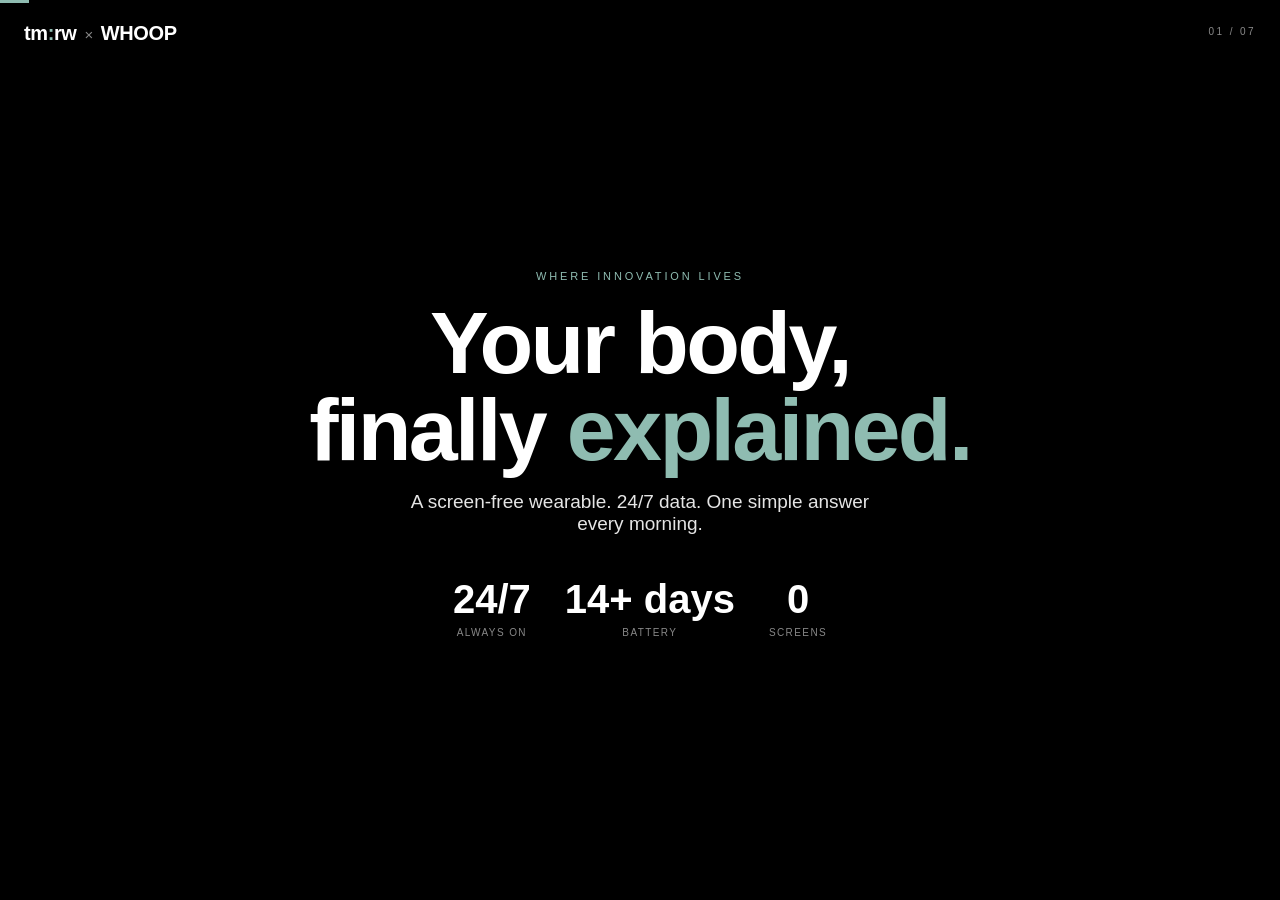
<file: interactive/whoop-loop-45s.html>
<!DOCTYPE html>
<html lang="en">
<head>
<meta charset="UTF-8">
<meta name="viewport" content="width=device-width, initial-scale=1.0, viewport-fit=cover">
<meta name="color-scheme" content="dark">
<title>WHOOP × tm:rw — 45s Loop</title>
<style>
  :root{
    --black:#000;--white:#FFF;--accent:#8FBCB1;--grey:#888;--lgrey:#E5E5E5;
    --w-bg:#101318;--w-card:#1A1F26;--w-green:#0EE07C;--w-yellow:#FFDE00;
    --w-blue:#4AA8FF;--w-teal:#44D7B6;--w-purple:#9B7BFF;--w-dim:#7A828C;--w-text:#EDF1F4;
  }
  *{margin:0;padding:0;box-sizing:border-box}
  html,body{height:100%;background:#000 !important;color-scheme:dark;overflow:hidden}
  body{
    color:var(--white);
    font-family:"Neue Haas Grotesk Display Pro","Helvetica Neue",Helvetica,Arial,sans-serif;
    cursor:none;
  }

  /* progress bar */
  .progress{
    position:fixed;top:0;left:0;height:3px;background:var(--accent);
    width:0;z-index:50;
  }

  /* brand corner */
  .brand{
    position:fixed;top:22px;left:24px;z-index:40;
    font-weight:700;font-size:20px;letter-spacing:-.02em;
  }
  .brand .colon{color:var(--accent)}
  .brand .x{color:var(--grey);font-weight:400;margin:0 8px;font-size:15px}
  .scene-count{
    position:fixed;top:26px;right:24px;z-index:40;
    font-size:10px;letter-spacing:.24em;color:var(--grey);text-transform:uppercase;
  }

  /* scenes */
  .scene{
    position:fixed;inset:0;
    display:flex;flex-direction:column;justify-content:center;align-items:center;
    padding:70px 28px 60px;text-align:center;
    opacity:0;visibility:hidden;transform:scale(1.015);
    transition:opacity .65s ease,transform .65s ease,visibility 0s .65s;
  }
  .scene.on{
    opacity:1;visibility:visible;transform:scale(1);
    transition:opacity .65s ease,transform .65s ease,visibility 0s;
  }
  .eyebrow{
    font-size:11px;letter-spacing:.26em;text-transform:uppercase;color:var(--accent);
    margin-bottom:18px;
    opacity:0;transform:translateY(14px);
  }
  h1{
    font-size:clamp(38px,9.5vw,88px);font-weight:700;letter-spacing:-.03em;line-height:.98;
    margin-bottom:18px;max-width:820px;
    opacity:0;transform:translateY(18px);
  }
  h1 em{font-style:normal;color:var(--accent)}
  .sub{
    font-size:clamp(14px,2.4vw,19px);color:var(--lgrey);max-width:480px;
    opacity:0;transform:translateY(18px);
  }
  .scene.on .eyebrow{animation:up .7s .25s ease forwards}
  .scene.on h1{animation:up .7s .4s ease forwards}
  .scene.on .sub{animation:up .7s .55s ease forwards}
  .scene.on .stage{animation:up .8s .6s ease forwards}
  @keyframes up{to{opacity:1;transform:translateY(0)}}

  .stage{margin-top:34px;opacity:0;transform:translateY(22px)}

  /* phone-ish card */
  .card{
    background:var(--w-bg);border:1px solid rgba(255,255,255,.14);
    border-radius:26px;padding:24px 26px;min-width:min(320px,84vw);
    box-shadow:0 30px 90px rgba(0,0,0,.7);
    color:var(--w-text);text-align:left;
  }
  .c-label{font-size:10px;letter-spacing:.16em;text-transform:uppercase;color:var(--w-dim);margin-bottom:12px}

  /* recovery ring */
  .ring-box{position:relative;display:flex;justify-content:center}
  svg.ring{transform:rotate(-90deg)}
  .ring-track{stroke:rgba(255,255,255,.08);fill:none}
  .ring-val{fill:none;stroke-linecap:round}
  .scene.on .ring-val{animation:ringfill 1.8s .8s cubic-bezier(.4,0,.2,1) forwards}
  @keyframes ringfill{to{stroke-dashoffset:var(--off)}}
  .ring-center{position:absolute;top:50%;left:50%;transform:translate(-50%,-50%);text-align:center}
  .ring-center .big{font-size:44px;font-weight:800;line-height:1}
  .ring-center .lbl{font-size:9px;letter-spacing:.16em;text-transform:uppercase;color:var(--w-dim);margin-top:6px}

  /* sleep bar */
  .sleep-bar{display:flex;height:20px;border-radius:10px;overflow:hidden;margin:6px 0 12px;width:min(320px,80vw)}
  .sleep-bar i{display:block;height:100%;width:0}
  .scene.on .sleep-bar i{animation:grow 1.3s .9s ease forwards}
  @keyframes grow{to{width:var(--w)}}
  .legend{display:flex;gap:14px;font-size:11px;color:var(--w-dim);justify-content:center}
  .legend i{width:8px;height:8px;border-radius:2px;display:inline-block;margin-right:5px}

  /* strain gauge */
  .strain-num{font-size:56px;font-weight:800;color:var(--w-blue);line-height:1}
  .track{height:10px;background:rgba(255,255,255,.08);border-radius:5px;overflow:hidden;margin-top:16px;width:min(300px,76vw)}
  .track i{display:block;height:100%;width:0;background:linear-gradient(90deg,var(--w-blue),var(--w-teal));border-radius:5px}
  .scene.on .track i{animation:grow 1.4s .9s ease forwards}

  /* healthspan */
  .ages{display:flex;gap:14px;justify-content:center}
  .age-card{background:var(--w-card);border-radius:18px;padding:20px 26px;text-align:center}
  .age-card.good{border:1px solid rgba(68,215,182,.5)}
  .age-num{font-size:46px;font-weight:800;line-height:1}
  .age-num.good{color:var(--w-teal)}
  .age-lbl{font-size:9px;letter-spacing:.14em;text-transform:uppercase;color:var(--w-dim);margin-top:8px}
  .pace{
    display:inline-block;margin-top:18px;background:rgba(68,215,182,.14);color:var(--w-teal);
    font-size:13px;font-weight:700;padding:8px 18px;border-radius:100px;
  }

  /* ecg */
  .ecg-svg path{stroke-dasharray:1400;stroke-dashoffset:1400}
  .scene.on .ecg-svg path{animation:draw 2.6s .8s linear forwards}
  @keyframes draw{to{stroke-dashoffset:0}}

  /* closer pulse */
  .cta-pill{
    display:inline-block;background:var(--accent);color:#000;
    font-size:14px;font-weight:700;letter-spacing:.12em;text-transform:uppercase;
    padding:18px 34px;border-radius:100px;margin-top:10px;
    animation:breathe 2.2s ease-in-out infinite;
  }
  @keyframes breathe{0%,100%{transform:scale(1)}50%{transform:scale(1.05)}}

  .stats{display:flex;gap:34px;justify-content:center;margin-top:8px}
  .stats div b{display:block;font-size:clamp(26px,5vw,40px);font-weight:700}
  .stats div span{font-size:10px;letter-spacing:.14em;text-transform:uppercase;color:var(--grey)}

  @media (prefers-reduced-motion:reduce){
    .scene,.scene.on{transition:opacity .3s}
    .eyebrow,h1,.sub,.stage{animation:none !important;opacity:1 !important;transform:none !important}
    .ring-val{stroke-dashoffset:var(--off) !important;animation:none !important}
    .sleep-bar i,.track i{width:var(--w) !important;animation:none !important}
    .ecg-svg path{stroke-dashoffset:0 !important;animation:none !important}
    .cta-pill{animation:none}
  }
</style>
</head>
<body>

<div class="progress" id="prog"></div>
<div class="brand">tm<span class="colon">:</span>rw<span class="x">×</span>WHOOP</div>
<div class="scene-count" id="count">01 / 07</div>

<!-- SCENE 1 — INTRO (7s) -->
<div class="scene" data-t="7000">
  <div class="eyebrow">Where Innovation Lives</div>
  <h1>Your body,<br>finally <em>explained.</em></h1>
  <p class="sub">A screen-free wearable. 24/7 data. One simple answer every morning.</p>
  <div class="stage">
    <div class="stats">
      <div><b>24/7</b><span>Always on</span></div>
      <div><b>14+ days</b><span>Battery</span></div>
      <div><b>0</b><span>Screens</span></div>
    </div>
  </div>
</div>

<!-- SCENE 2 — RECOVERY (7s) -->
<div class="scene" data-t="7000">
  <div class="eyebrow">Recovery</div>
  <h1>Ready to push —<br>or need to rest?</h1>
  <p class="sub">Every morning: one score from your HRV, resting heart rate and sleep.</p>
  <div class="stage">
    <div class="ring-box">
      <svg class="ring" width="210" height="210" viewBox="0 0 210 210">
        <circle class="ring-track" cx="105" cy="105" r="92" stroke-width="14"/>
        <circle class="ring-val" cx="105" cy="105" r="92" stroke-width="14" stroke="#0EE07C"
          stroke-dasharray="578" stroke-dashoffset="578" style="--off:69"/>
      </svg>
      <div class="ring-center">
        <div class="big" style="color:var(--w-green)">88<span style="font-size:20px">%</span></div>
        <div class="lbl">Recovered</div>
      </div>
    </div>
  </div>
</div>

<!-- SCENE 3 — SLEEP (6.5s) -->
<div class="scene" data-t="6500">
  <div class="eyebrow">Sleep</div>
  <h1>Lab-grade sleep,<br>on your wrist.</h1>
  <p class="sub">All four sleep stages — and a silent alarm that wakes you at the perfect moment.</p>
  <div class="stage">
    <div class="sleep-bar">
      <i style="--w:22%;background:var(--w-purple)"></i>
      <i style="--w:24%;background:var(--w-blue)"></i>
      <i style="--w:48%;background:#2E6FA8"></i>
      <i style="--w:6%;background:#3A4552"></i>
    </div>
    <div class="legend">
      <span><i style="background:var(--w-purple)"></i>Deep</span>
      <span><i style="background:var(--w-blue)"></i>REM</span>
      <span><i style="background:#2E6FA8"></i>Light</span>
      <span><i style="background:#3A4552"></i>Awake</span>
    </div>
  </div>
</div>

<!-- SCENE 4 — STRAIN (6.5s) -->
<div class="scene" data-t="6500">
  <div class="eyebrow">Strain</div>
  <h1>Train exactly as hard<br>as you should.</h1>
  <p class="sub">A daily exertion target, matched to your body. No overtraining. No guesswork.</p>
  <div class="stage">
    <div class="strain-num">14.2<span style="font-size:20px;color:var(--w-dim)"> / 21</span></div>
    <div class="track"><i style="--w:68%"></i></div>
  </div>
</div>

<!-- SCENE 5 — HEALTHSPAN (7s) -->
<div class="scene" data-t="7000">
  <div class="eyebrow">Healthspan · New</div>
  <h1>How fast are you<br><em>really</em> aging?</h1>
  <p class="sub">WHOOP Age turns your daily habits into your true physiological age.</p>
  <div class="stage">
    <div class="ages">
      <div class="age-card"><div class="age-num">38</div><div class="age-lbl">Actual age</div></div>
      <div class="age-card good"><div class="age-num good">31.4</div><div class="age-lbl">WHOOP age</div></div>
    </div>
    <div><span class="pace">−0.4× · Aging slower</span></div>
  </div>
</div>

<!-- SCENE 6 — HEART (6s) -->
<div class="scene" data-t="6000">
  <div class="eyebrow">WHOOP MG · Heart Health</div>
  <h1>An ECG,<br>in 30 seconds.</h1>
  <p class="sub">Plus irregular rhythm alerts and daily blood pressure insights.</p>
  <div class="stage">
    <div class="card" style="min-width:min(360px,86vw)">
      <div class="c-label">ECG · Live</div>
      <svg class="ecg-svg" width="100%" height="60" viewBox="0 0 320 60" preserveAspectRatio="none">
        <path d="M0,34 L38,34 L46,34 L51,14 L56,52 L61,29 L66,34 L118,34 L126,34 L131,14 L136,52 L141,29 L146,34 L198,34 L206,34 L211,14 L216,52 L221,29 L226,34 L278,34 L286,34 L291,14 L296,52 L301,29 L306,34 L320,34"
          fill="none" stroke="#0EE07C" stroke-width="2.5"/>
      </svg>
      <div style="font-size:12px;color:var(--w-dim);margin-top:6px"><span style="display:inline-block;width:8px;height:8px;border-radius:50%;background:var(--w-green);margin-right:7px"></span>Sinus rhythm · 58 bpm</div>
    </div>
  </div>
</div>

<!-- SCENE 7 — CLOSER (5s) -->
<div class="scene" data-t="5000">
  <div class="eyebrow">Experience First</div>
  <h1>Try it on.<br><em>Right now.</em></h1>
  <p class="sub">Ask a tm:rw Specialist — see your own heart rate on screen in under a minute.</p>
  <div class="stage">
    <span class="cta-pill">Live demo at the counter</span>
  </div>
</div>

<script>
  var scenes = Array.prototype.slice.call(document.querySelectorAll('.scene'));
  var prog = document.getElementById('prog');
  var count = document.getElementById('count');
  var total = scenes.reduce(function(s,el){return s + parseInt(el.dataset.t,10)},0); // 45000ms
  var i = -1, elapsed = 0, startTime = null;

  function next(){
    if(i >= 0) scenes[i].classList.remove('on');
    i = (i + 1) % scenes.length;
    if(i === 0){ elapsed = 0; startTime = performance.now(); }
    // force reflow so per-scene animations restart on loop
    void scenes[i].offsetWidth;
    scenes[i].classList.add('on');
    count.textContent = ('0'+(i+1)).slice(-2) + ' / ' + ('0'+scenes.length).slice(-2);
    setTimeout(next, parseInt(scenes[i].dataset.t,10));
  }

  function tick(now){
    if(startTime !== null){
      var pct = Math.min(((now - startTime) / total) * 100, 100);
      prog.style.width = pct + '%';
    }
    requestAnimationFrame(tick);
  }

  next();
  requestAnimationFrame(tick);
</script>
</body>
</html>
</file>
